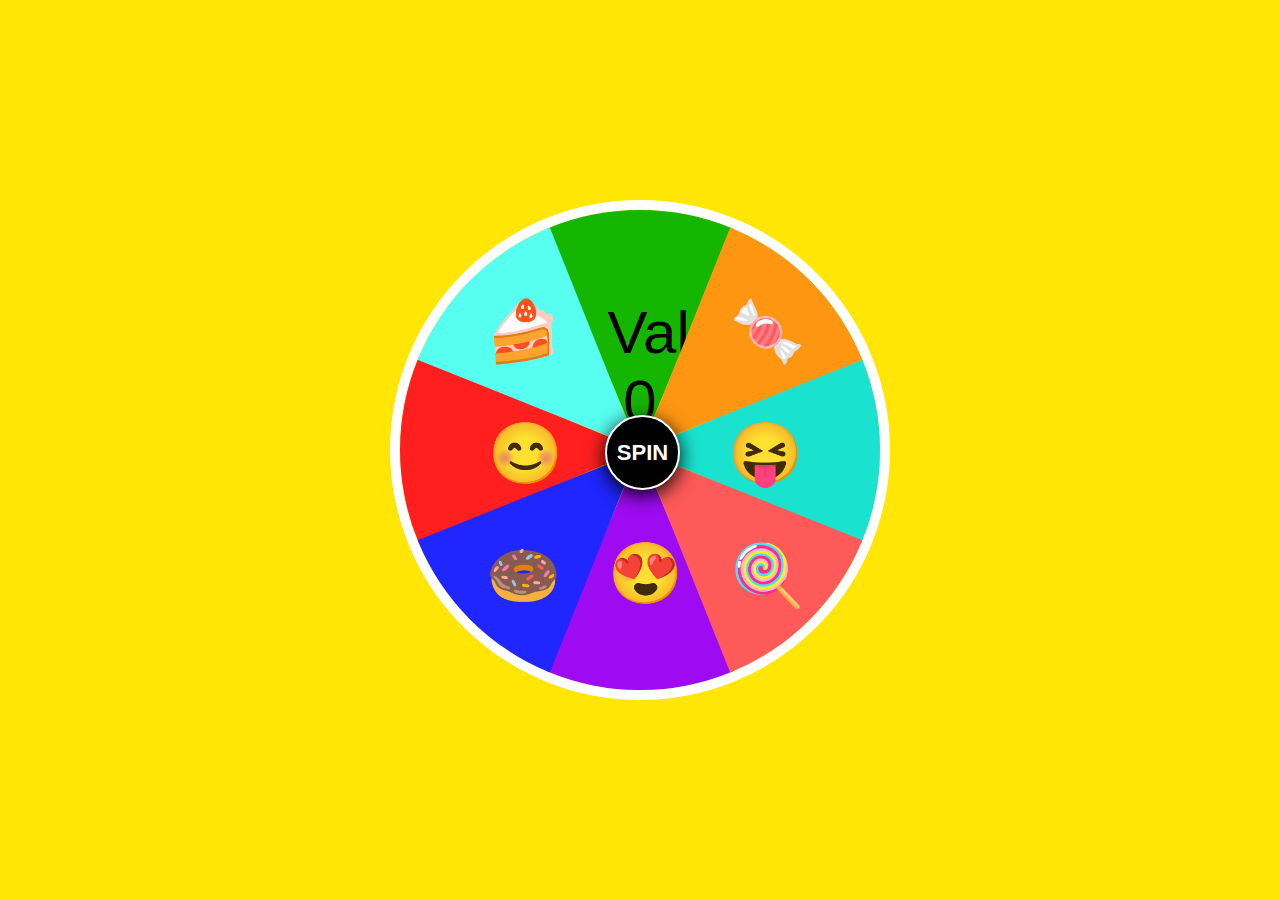
<file: fetch/index.html>
<!DOCTYPE html>
<html lang="en">
  <head>
    <meta charset="UTF-8" />
    <meta name="viewport" content="width=device-width, initial-scale=1.0" />
    <link rel="stylesheet" type="text/css" href="style.css" />
    <title>fetch</title>
  </head>

  <body>
    <div id="main" class="main">
      <div id="wheel" class="wheel">
        <div>
          <span class="span1">
            <p>😊</p>
          </span>
          <span class="span2">
            <p>😝</p>
          </span>
          <span class="span3">
            <p>😍</p>
          </span>
          <span class="span4">
            <p id="add0"></p>
          </span>

          <span class="span5">
            <p>🍩</p>
          </span>
          <span class="span6">
            <p>🍭</p>
          </span>
          <span class="span7">
            <p>🍰</p>
          </span>
          <span class="span8">
            <p>🍬</p>
          </span>
        </div>
      </div>

      <button class="spin" onclick="letsSpin()">
        SPIN
        <div class="arrow down-arrow"></div>
      </button>

      <div id="result"></div>
    </div>

    <script>
      let values;

      document.getElementById("add0").innerHTML = "<p>Value: 0";
      async function fetchData() {
        const response = await fetch("abia.php");

        if (!response.ok) {
          console.log(response.status);
        }

        const data = await response.json();

        console.log("Data from PHP:", data);

        values = data.value;
      }
      fetchData();

      function letsSpin() {
        //var x = 1024; //min value
        //var y = 9999; //max value

        //var deg = Math.floor(Math.random() * (x - y)) + y;

        document.getElementById("wheel").style.transform =
          "rotate(" + 4 * 360 * values + "deg)";

        setTimeout(function () {
          document.getElementById("add0").innerHTML = `<p>Value: ${values}</p>`;
        }, 3000);
      }
    </script>
  </body>
</html>
</file>
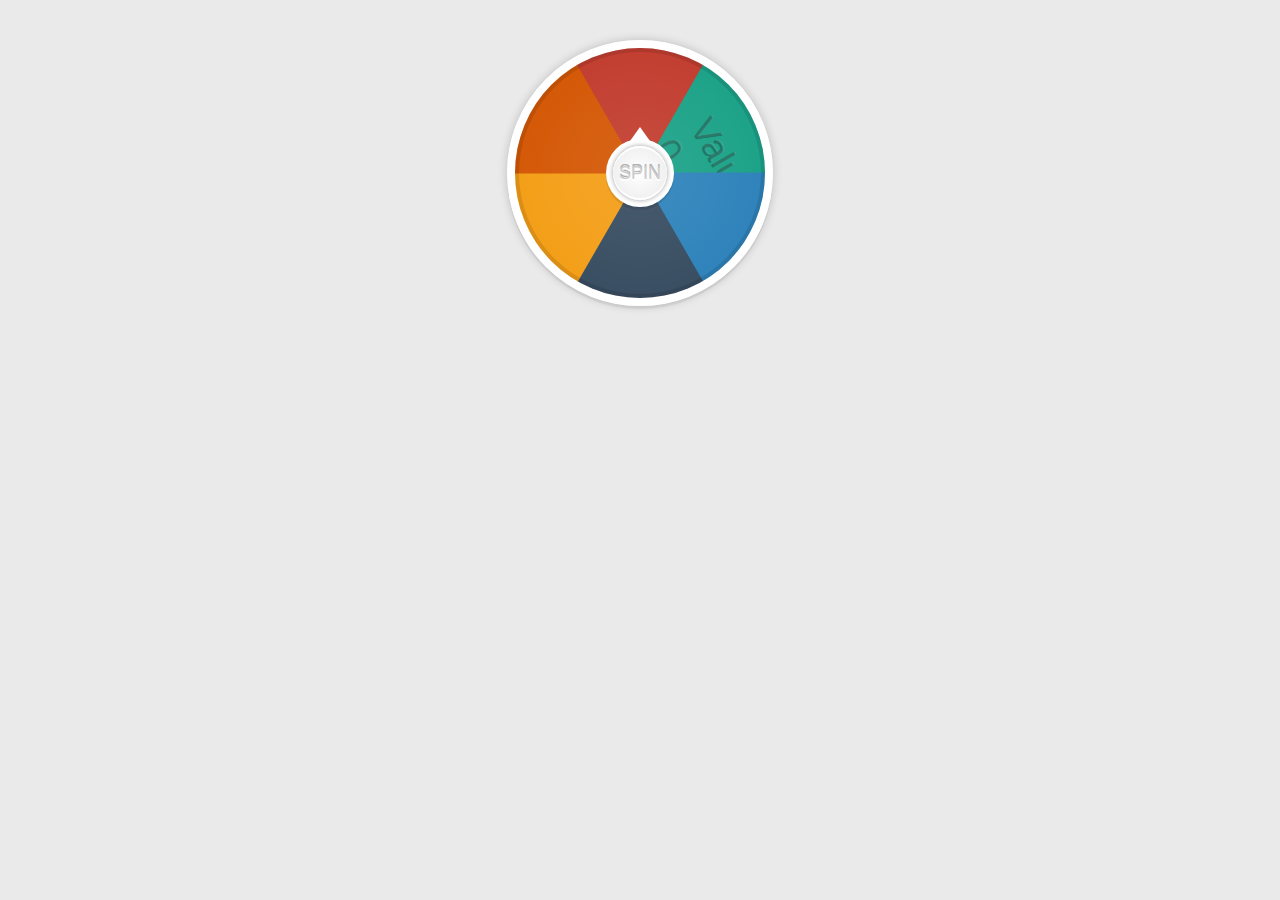
<file: fetch2/index.html>
<!DOCTYPE html>
<html lang="en">
  <head>
    <meta charset="UTF-8" />
    <meta name="viewport" content="width=device-width, initial-scale=1.0" />
    <link rel="stylesheet" type="text/css" href="style.css" />
    <title>fetch2</title>
  </head>

  <body>
    <div id="wrapper">
      <div id="wheel">
        <div id="inner-wheel">
          <div class="sec"><span class="fa fa-bell-o" id="add0"></span></div>
          <div class="sec"><span class="fa fa-comment-o"></span></div>
          <div class="sec"><span class="fa fa-smile-o"></span></div>
          <div class="sec"><span class="fa fa-heart-o"></span></div>
          <div class="sec"><span class="fa fa-star-o"></span></div>
          <div class="sec"><span class="fa fa-lightbulb-o"></span></div>
        </div>

        <div id="spin" onclick="letsSpin()">
          <div id="inner-spin"></div>
        </div>
        <div id="result"></div>
        <div id="shine"></div>
      </div>

      <div id="txt"></div>
    </div>
    <script>
      let values;

      document.getElementById("add0").innerHTML = "<p>Value: 0";
      async function fetchData() {
        const response = await fetch("abia.php");

        if (!response.ok) {
          console.log(response.status);
        }

        const data = await response.json();

        console.log("Data from PHP:", data);

        values = data.value;
      }
      fetchData();

      function letsSpin() {
        //var x = 1024; //min value
        //var y = 9999; //max value

        //var deg = Math.floor(Math.random() * (x - y)) + y;

        document.getElementById("inner-wheel").style.transform =
          "rotate(" + 4 * 360 * values + "deg)";

        setTimeout(function () {
          document.getElementById("add0").innerHTML = `<p>Value: ${values}</p>`;
        }, 3000);
      }
    </script>
  </body>
</html>
</file>
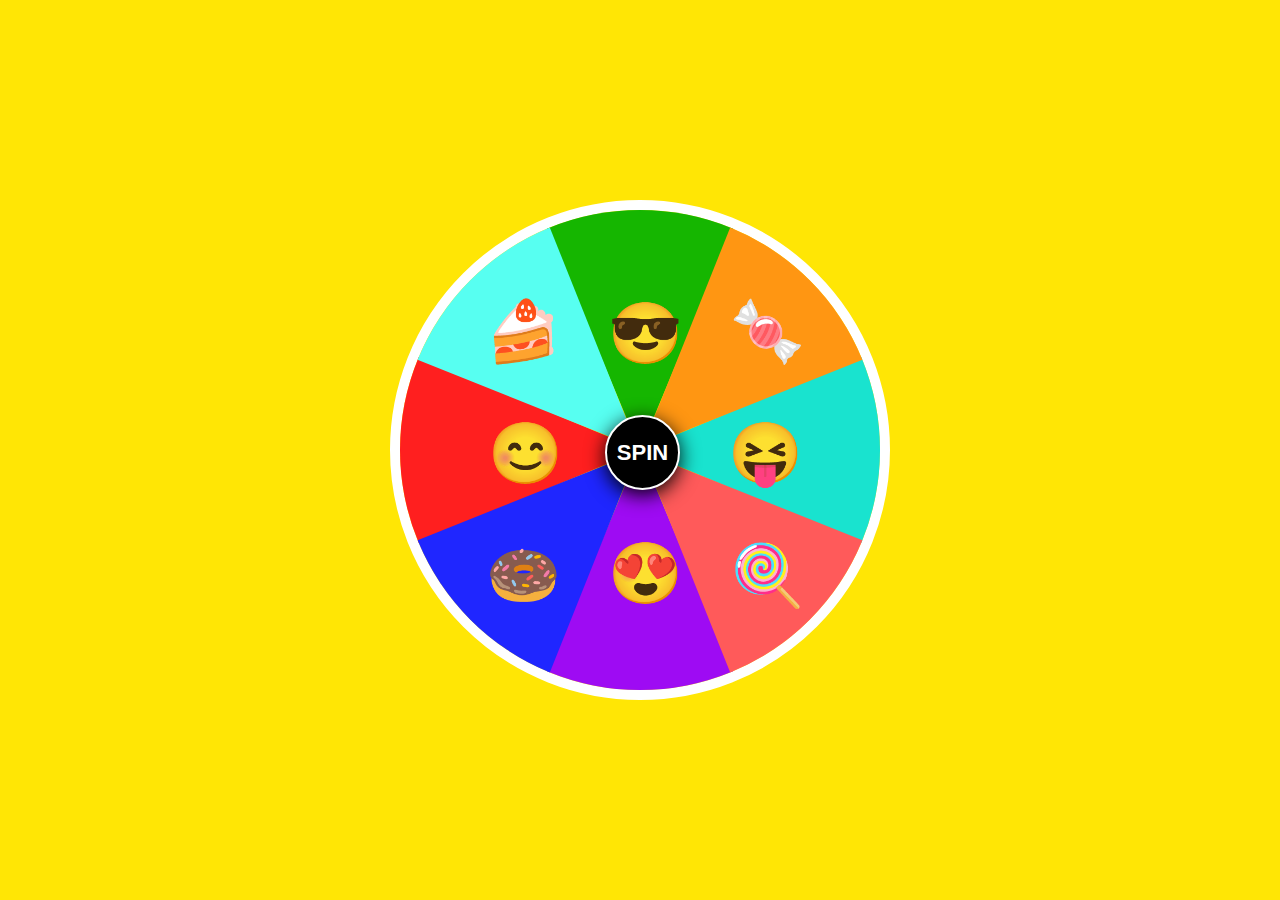
<file: spinner-wheel1/index.html>
<!DOCTYPE html>
<html lang="en">

<head>
    <meta charset="UTF-8" />
    <meta name="viewport" content="width=device-width, initial-scale=1.0" />
    <link rel="stylesheet" type="text/css" href="style.css" />
    <title>spinner1</title>
</head>

<body>
    <div id="main" class="main">
        <div id="wheel" class="wheel">
            <div>
                <span class="span1">
                    <p>😊</p>
                </span>
                <span class="span2">
                    <p>😝</p>
                </span>
                <span class="span3">
                    <p>😍</p>
                </span>
                <span class="span4">
                    <p>😎</p>
                </span>

                <span class="span5">
                    <p>🍩</p>
                </span>
                <span class="span6">
                    <p>🍭</p>
                </span>
                <span class="span7">
                    <p>🍰</p>
                </span>
                <span class="span8">
                    <p>🍬</p>
                </span>
            </div>
        </div>

        <button class="spin" onclick="letsSpin()">SPIN</button>
    </div>
    <script>
    function letsSpin() {
        var x = 1024; //min value
        var y = 9999; //max value

        var deg = Math.floor(Math.random() * (x - y)) + y;

        document.getElementById("wheel").style.transform =
            "rotate(" + deg + "deg)";
    }
    </script>
</body>

</html>
</file>
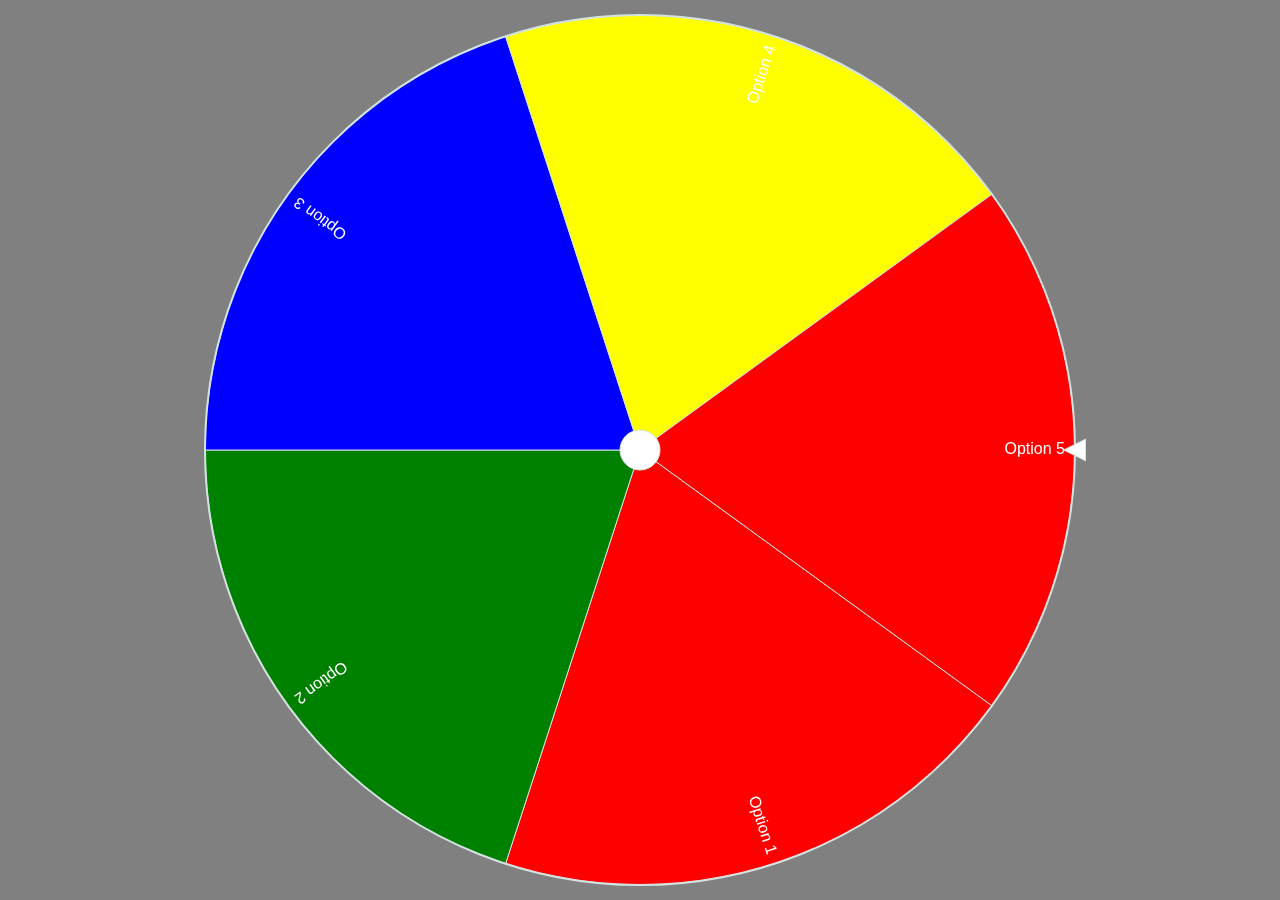
<file: spinner-wheel3/index.html>
<!DOCTYPE html>
<html lang="en">
  <head>
    <meta charset="UTF-8" />
    <meta name="viewport" content="width=device-width, initial-scale=1.0" />
    <link rel="stylesheet" type="text/css" href="style.css" />
    <title>spinner1</title>
  </head>
  <body>
    <div id="widgetContainer" class="widget-container">
      <canvas id="canvas"></canvas>
    </div>
    
    <script>
      function get(el) {
        if (typeof el === "string") return document.getElementById(el);
        return el;
      }

      var rand = function (max, min, _int) {
        var max = max === 0 || max ? max : 1,
          min = min || 0,
          gen = min + (max - min) * Math.random();

        return _int ? Math.round(gen) : gen;
      };

      function preProcessLanguageText(text) {
        text = text || "";

        var removeTags = ["s", "u", "i", "b"];
        var patt;

        for (var i = 0; i < removeTags.length; i++) {
          var patt = new RegExp("</?" + removeTags[i] + ">", "g");
          text = text.replace(patt, "");
        }

        var lineTexts = new Array();
        patt = new RegExp("<div>([^<]*)</div>", "g");
        var m;

        lineTexts = new Array();
        while ((m = patt.exec(text))) {
          lineTexts.push(m[1]);
        }

        if (lineTexts.length == 0) lineTexts.push(text);

        return lineTexts;
      }

      function getFont(family) {
        family = (family || "").replace(/[^A-Za-z]/g, "").toLowerCase();
        var sans =
          'Helvetica, Arial, "Microsoft YaHei New", "Microsoft Yahei", "微软雅黑", 宋体, SimSun, STXihei, "华文细黑", sans-serif';
        var serif =
          'Georgia, "Times New Roman", "FangSong", "仿宋", STFangSong, "华文仿宋", serif';
        var fonts = {
          helvetica: sans,
          verdana: "Verdana, Geneva," + sans,
          lucida: "Lucida Sans Unicode, Lucida Grande," + sans,
          tahoma: "Tahoma, Geneva," + sans,
          trebuchet: "Trebuchet MS," + sans,
          impact: "Impact, Charcoal, Arial Black," + sans,
          comicsans: "Comic Sans MS, Comic Sans, cursive," + sans,
          georgia: serif,
          palatino: "Palatino Linotype, Book Antiqua, Palatino," + serif,
          times: "Times New Roman, Times," + serif,
          courier: "Courier New, Courier, monospace, Times," + serif,
        };
        var font = fonts[family] || fonts.helvetica;
        return font;
      }

      function getImages(imageSetting, isOriginal) {
        var images = [];

        if (imageSetting && imageSetting.length > 0)
          for (var i = 0; i < imageSetting.length; i++) {
            var imgArr = imageSetting[i].images;
            if (isOriginal) images.push(imgArr[0].url); // get original image
            else images.push(imgArr[imgArr.length - 1].url); //get smallest image
          }

        return images;
      }

      /*============================================*/

      var SpinningWheel = (function () {
        // Helpers
        var blackHex = "#d2e2e1",
          whiteHex = "#fff",
          halfPI = Math.PI / 2,
          doublePI = Math.PI * 2;

        String.prototype.hashCode = function () {
          // See http://www.cse.yorku.ca/~oz/hash.html
          var hash = 5381,
            i;
          for (i = 0; i < this.length; i++) {
            char = this.charCodeAt(i);
            hash = (hash << 5) + hash + char;
            hash = hash & hash; // Convert to 32bit integer
          }
          return hash;
        };

        Number.prototype.mod = function (n) {
          return ((this % n) + n) % n;
        };

        // Wheel
        var wheel = {
          isRunning: false,
          isStop: false,

          width: 1000,
          height: 800,
          timerHandle: 0,
          timerDelay: 1000 / 60,

          angleCurrent: 0,
          angleDelta: 0,

          size: 800 / 2 - 15,

          canvasContext: null,

          colors: [
            "#003366",
            "#FF6600",
            "#CCCC00",
            "#006600",
            "#3333CC",
            "#CC0066",
            "#FF3300",
            "#009900",
          ],

          backgroundImage: "",

          segments: [],

          icons: [],

          seg_colors: [], // Cache of segments to colors

          maxSpeed: Math.PI / 18,
          baseSpeed: Math.PI / 45,

          upTime: 1000, // How long to spin up for (in ms)
          baseUpTime: 1000,
          downTime: 5000, // How long to slow down for (in ms)
          baseDownTime: 5000,

          spinStart: 0,

          centerX: 1000 / 2,
          centerY: 800 / 2,

          realRotated: 0,

          stopAt: 0,

          paddingEdge: 15,

          init: function (option) {
            this.option = option;

            if (
              option.width &&
              option.height &&
              option.width > 0 &&
              option.height > 0
            ) {
              this.width = option.width;
              this.height = option.height;
              this.size =
                this.width < this.height
                  ? this.width / 2 - 15
                  : this.height / 2 - 15;

              this.centerX = this.width / 2;
              this.centerY = this.height / 2;
            }

            if (!this.option || this.option.stopRandom) {
              this.stopAt = -1;
            } else {
              if (this.option.isText) {
                if (
                  this.option.stopAt < 0 ||
                  this.option.stopAt >= this.segments.length
                )
                  this.option.stopAt = 0;
              } else if (
                this.option.stopAt < 0 ||
                this.option.stopAt >= this.icons.length
              )
                this.option.stopAt = 0;

              this.stopAt = this.option.stopAt;
            }

            if (this.option && this.option.paddingEdge >= 0)
              this.paddingEdge = this.option.paddingEdge;

            this.initCanvas();
            this.draw();
          },

          initCanvas: function () {
            var canvas = get("canvas");
            canvas.width = this.width;
            canvas.height = this.height;
            canvas.addEventListener("click", this.spin.bind(this), false);
            this.canvasContext = canvas.getContext("2d");
          },

          spin: function () {
            // Start the wheel only if it's not already spinning
            if (this.timerHandle == 0) {
              if (this.stopAt < 0 || this.stopAt >= this.segments.length)
                this.maxSpeed =
                  ((this.option.maxSpeed ? this.option.maxSpeed : 5) *
                    Math.PI) /
                  (90 + Math.random());
              // Randomly vary how hard the spin is
              else
                this.maxSpeed =
                  (this.option.maxSpeed ? this.option.maxSpeed : 5) *
                  this.baseSpeed;

              if (this.stopAt >= 0) {
                this.spinEndAtDefinedSpot();
              } else {
                this.spinStart = new Date().getTime();
                this.timerHandle = setInterval(
                  this.onTimerTick.bind(this),
                  this.timerDelay
                );
              }
            }
          },

          spinEndAtDefinedSpot: function () {
            var totalTimeUp = Math.round(this.upTime / this.timerDelay);
            var acceleratorUp = this.maxSpeed / totalTimeUp;
            var totalAngleUp = (totalTimeUp * totalTimeUp * acceleratorUp) / 2;

            // Calculate real angle end
            var totalTimeDown = Math.round(this.downTime / this.timerDelay);
            var acceleratorDown = -this.maxSpeed / totalTimeDown;
            var totalAngleDown =
              this.maxSpeed * totalTimeDown +
              (acceleratorDown * totalTimeDown * totalTimeDown) / 2;

            var totalAngle = this.angleCurrent + totalAngleUp + totalAngleDown;

            // if(totalAngle < doublePI)
            //   return;

            var realAngleEnd =
              totalAngle - Math.floor(totalAngle / doublePI) * doublePI;

            var len =
              !this.option || this.option.isText
                ? this.segments.length
                : this.icons.length;

            var angleAtStop = ((len - 1 - this.stopAt + 0.5) * doublePI) / len;
            var delta = doublePI / len / 4;

            if (
              realAngleEnd < angleAtStop - delta ||
              realAngleEnd > angleAtStop + delta
            ) {
              realAngleEnd = angleAtStop;
            }

            // Recalculate acceleratorDown after having new angle end
            totalAngle =
              Math.floor(totalAngle / doublePI) * doublePI + realAngleEnd;
            while (totalAngle < totalAngleUp + this.angleCurrent) {
              totalAngle += doublePI;
            }

            totalAngleDown = totalAngle - totalAngleUp - this.angleCurrent;
            // acceleratorDown = 2 * (totalAngleDown - this.maxSpeed * totalTimeDown) / totalTimeDown / totalTimeDown;
            acceleratorDown =
              (-2 * totalAngleDown) / totalTimeDown / totalTimeDown;
            var maxSpeedDown = -acceleratorDown * totalTimeDown;

            this.aUp = acceleratorUp;
            this.tUp = totalTimeUp;
            this.aDown = acceleratorDown;
            this.tDown = totalTimeDown;
            this.maxSpeedDown = maxSpeedDown;
            this.countUp = 1;
            this.countDown = 1;
            // this.totalAngleDown = totalAngleDown;

            this.timerHandle = setTimeout(
              this.onTimerTickWithDefinedStop.bind(this),
              this.timerDelay
            );
          },

          onTimerTick: function () {
            if (this.isStop) {
              this.isRunning = false;
              clearTimeout(this.timerHandle);
              return;
            }

            this.isRunning = true;

            var duration = new Date().getTime() - this.spinStart,
              progress = 0,
              finished = false;

            this.draw();

            if (duration < this.upTime) {
              progress = duration / this.upTime;
              this.angleDelta = this.maxSpeed * Math.sin(progress * halfPI);
            } else {
              progress = duration / this.downTime;
              this.angleDelta =
                this.maxSpeed * Math.sin(progress * halfPI + halfPI);

              if (progress > 1) {
                finished = true;
              }
            }

            this.angleCurrent += this.angleDelta;

            // Keep the angle in a reasonable range
            while (this.angleCurrent >= doublePI) {
              this.angleCurrent -= doublePI;
            }

            if (finished) {
              clearInterval(this.timerHandle);
              this.timerHandle = 0;
              this.angleDelta = 0;
            }
          },

          onTimerTickWithDefinedStop: function () {
            if (this.isStop) {
              this.isRunning = false;
              clearTimeout(this.timerHandle);
              return;
            }

            this.isRunning = true;

            var finished = false;
            var s = 0;

            this.draw();

            if (this.countUp <= this.tUp) {
              s =
                ((this.countUp > 0 ? this.countUp + (this.countUp - 1) : 0) *
                  this.aUp) /
                2; //s2-s1
              this.countUp++;
            } else if (this.countDown <= this.tDown) {
              s =
                this.maxSpeedDown +
                ((this.countDown > 0
                  ? this.countDown + (this.countDown - 1)
                  : 0) *
                  this.aDown) /
                  2; //s2-s1
              this.countDown++;
              this.isDown = true;
            } else {
              finished = true;
            }

            if (finished) {
              // console.log('real rotated down vs calculated dow', this.realRotated, "-" ,this.totalAngleDown);

              clearTimeout(this.timerHandle);
              this.timerHandle = 0;
              this.realRotated = 0;
              this.isDown = false;
            } else {
              this.angleCurrent += s;

              if (this.isDown) {
                this.realRotated += s;
              }

              // Keep the angle in a reasonable range
              while (this.angleCurrent >= doublePI) {
                this.angleCurrent -= doublePI;
              }

              this.timerHandle = setTimeout(
                this.onTimerTickWithDefinedStop.bind(this),
                this.timerDelay
              );
            }
          },

          // Called when segments have changed
          update: function () {
            // Ensure we start mid way on a item
            //var r = Math.floor(Math.random() * wheel.segments.length);
            var r = 0,
              colors = this.colors,
              colorLen = colors.length,
              seg_color = [],
              len =
                this.option && !this.option.isText
                  ? this.icons.length
                  : this.segments.length,
              i;
            this.angleCurrent = ((r + 0.5) / len) * doublePI;

            for (i = 0; i < len; i++) {
              seg_color.push(colors[i % colors.length]);
            }

            this.seg_colors = seg_color;
            this.draw();
          },

          draw: function () {
            this.clear();
            this.drawWheel();
            this.drawNeedle();
          },

          clear: function () {
            this.canvasContext.clearRect(0, 0, this.width, this.height);
          },

          getIndexAt: function (angle) {
            return (
              this.segments.length -
              Math.floor((angle / doublePI) * this.segments.length) -
              1
            );
          },

          drawNeedle: function () {
            var ctx = this.canvasContext,
              centerX = this.centerX,
              centerY = this.centerY,
              size = this.size,
              centerSize = centerX + size,
              len = this.segments.length,
              i,
              winner;

            ctx.lineWidth = 2;
            ctx.strokeStyle = blackHex;
            ctx.fillStyle = whiteHex;

            ctx.beginPath();

            ctx.moveTo(centerSize - 10, centerY);
            ctx.lineTo(centerSize + 10, centerY - 10);
            ctx.lineTo(centerSize + 10, centerY + 10);
            ctx.closePath();

            ctx.stroke();
            ctx.fill();

            // Which segment is being pointed to?
            // i = len - Math.floor((this.angleCurrent / doublePI) * len) - 1;

            // Now draw the winning name
            // ctx.textAlign = "left";
            // ctx.textBaseline = "middle";
            // ctx.fillStyle = blackHex;
            // ctx.font = "32px Arial";
            // ctx.fillText(i, centerSize + 20, centerY);
          },

          drawSegment: function (key, lastAngle, angle) {
            var ctx = this.canvasContext,
              centerX = this.centerX,
              centerY = this.centerY,
              size = this.size,
              colors = this.seg_colors;

            if (!this.backgroundImage) {
              //ctx.save();
              ctx.beginPath();

              // Start in the centre
              ctx.moveTo(centerX, centerY);
              ctx.arc(centerX, centerY, size, lastAngle, angle, false); // Draw an arc around the edge
              ctx.lineTo(centerX, centerY); // Now draw a line back to the centre

              // Clip anything that follows to this area
              //ctx.clip(); // It would be best to clip, but we can double performance without it
              ctx.closePath();

              ctx.fillStyle = colors[key];
              ctx.fill();
              ctx.stroke();
            } else {
              ctx.beginPath();

              // Start in the centre
              ctx.moveTo(centerX, centerY);
              ctx.arc(centerX, centerY, size, lastAngle, angle, false); // Draw an arc around the edge
              ctx.lineTo(centerX, centerY); // Now draw a line back to the centre

              ctx.closePath();
              ctx.stroke();
            }

            // Now draw the text
            ctx.save(); // The save ensures this works on Android devices
            ctx.translate(centerX, centerY);
            ctx.rotate((lastAngle + angle) / 2);

            ctx.fillStyle =
              this.option && this.option.textColor
                ? this.option.textColor
                : whiteHex;

            if (this.option.isText) {
              var value = this.segments[key];
              ctx.fillText(value, size - this.paddingEdge, 0);
            } else {
              var image = this.icons[key];
              var width =
                this.option && this.option.imageSize
                  ? this.option.imageSize
                  : 30;
              var height = (image.height / image.width) * width;

              ctx.drawImage(
                image,
                size - this.paddingEdge - width,
                -height / 2,
                width,
                height
              );
            }

            ctx.restore();
          },

          drawWheel: function () {
            var ctx = this.canvasContext,
              angleCurrent = this.angleCurrent,
              lastAngle = angleCurrent,
              len =
                this.option && !this.option.isText
                  ? this.icons.length
                  : this.segments.length,
              centerX = this.centerX,
              centerY = this.centerY,
              size = this.size,
              angle,
              i;

            // Draw background image

            if (this.backgroundImage) {
              ctx.save();
              ctx.translate(centerX, centerY);
              ctx.rotate(angleCurrent);

              ctx.beginPath();
              ctx.arc(0, 0, size, 0, doublePI, false);
              ctx.closePath();
              ctx.clip();

              var width = this.backgroundImage.width;
              var height = this.backgroundImage.height;

              if (width > height) {
                width = (width * 2 * size) / height;
                height = 2 * size;
              } else {
                height = (height * 2 * size) / width;
                width = 2 * size;
              }

              ctx.drawImage(
                this.backgroundImage,
                -width / 2,
                -height / 2,
                width,
                height
              );
              ctx.restore();
            }

            ctx.lineWidth = 1;
            ctx.strokeStyle = blackHex;
            ctx.textBaseline = "middle";
            ctx.textAlign = "right";
            if (this.option && this.option.font && this.option.textSize)
              ctx.font = this.option.textSize + "px " + this.option.font;
            else ctx.font = "1em Arial";

            for (i = 1; i <= len; i++) {
              angle = doublePI * (i / len) + angleCurrent;
              this.drawSegment(i - 1, lastAngle, angle);
              lastAngle = angle;
            }

            // Draw a center circle

            ctx.beginPath();
            ctx.arc(centerX, centerY, 20, 0, doublePI, false);
            ctx.closePath();

            ctx.fillStyle = whiteHex;
            ctx.fill();
            ctx.stroke();

            // Draw outer circle
            ctx.beginPath();
            ctx.arc(centerX, centerY, size, 0, doublePI, false);
            ctx.closePath();

            ctx.lineWidth = 2;
            ctx.stroke();
          },
        };

        //--------------------------------------------------------------
        //--------------------------------------------------------------
        //--------------------------------------------------------------
        //--------------------------------------------------------------
        //--------------------------------------------------------------

        var container = get("widgetContainer");

        var containerWidth, containerHeight;

        var isRunning = false;
        var isStop = false;

        /*--- settings from banner flow ---*/
        var languageText, font, textColor, textSize;
        var images, imageSize;
        var contentType;
        var colors;
        var backgroundImage;
        var stopRandom;
        var stopAt;
        var maxSpeed;
        var paddingEdge;
        var duration;

        var CONTENT_TEXT = "Text";
        var CONTENT_IMAGE = "Image";

        /*--- other variables ---*/
        var arrLanguageText = [];

        function startWidget(currentSesssion) {
          if (currentSesssion != sessionId) return;

          // Get text
          if (languageText && languageText.length > 0) {
            arrLanguageText = preProcessLanguageText(languageText);
            wheel.segments = [];
            for (var i = 0; i < arrLanguageText.length; i++) {
              wheel.segments.push(arrLanguageText[i]);
            }
          }

          // Get images
          if (images && images.length > 0) {
            wheel.icons = [];
            for (var i = 0; i < images.length; i++) {
              wheel.icons.push(images[i]);
            }
          }

          if (contentType.toLowerCase() == CONTENT_TEXT.toLowerCase()) {
            if (!arrLanguageText || arrLanguageText.length == 0) return;

            if (
              stopRandom == false &&
              (stopAt <= 0 || stopAt > arrLanguageText.length)
            )
              stopAt = 1;
          } else {
            if (!images || images.length == 0) return;

            if (stopRandom == false && (stopAt <= 0 || stopAt > images.length))
              stopAt = 1;
          }

          if (colors && colors.length > 0) {
            wheel.colors = [];
            for (var i = 0; i < colors.length; i++) {
              wheel.colors.push(colors[i]);
            }
          }

          wheel.backgroundImage = backgroundImage;

          wheel.upTime =
            (wheel.baseUpTime / (wheel.baseUpTime + wheel.baseDownTime)) *
            duration;
          wheel.downTime =
            (wheel.baseDownTime / (wheel.baseUpTime + wheel.baseDownTime)) *
            duration;

          wheel.init({
            width: containerWidth,
            height: containerHeight,
            maxSpeed: maxSpeed,
            stopRandom: stopRandom,
            stopAt: stopAt - 1,
            isText:
              contentType.toLowerCase() == CONTENT_TEXT.toLowerCase()
                ? true
                : false,

            font: font,
            textColor: textColor,
            textSize: textSize,
            imageSize: imageSize,
            paddingEdge: paddingEdge,
          });

          wheel.update();
        }

        /*==============================================*/
        /*===== Start point of animation  =====*/
        /*==============================================*/

        function reloadGlobalVariables() {
          containerWidth = parseInt(
            window.getComputedStyle(container).getPropertyValue("width")
          );
          containerHeight = parseInt(
            window.getComputedStyle(container).getPropertyValue("height")
          );
        }

        function stopCurrentAnimation(callback) {
          wheel.isStop = true;

          if (wheel.isRunning) {
            var timeout = setTimeout(function () {
              clearTimeout(timeout);
              stopCurrentAnimation(callback);
            }, 200);
          } else {
            wheel.isStop = false;
            if (callback) callback();
          }
        }

        function startAnimation(currentSesssion) {
          stopCurrentAnimation(function () {
            if (
              (contentType.toLowerCase() == CONTENT_IMAGE.toLowerCase() &&
                images &&
                images.length > 0) ||
              (backgroundImage && backgroundImage.length > 0)
            ) {
              var loadedImages = [];
              var bgImage = "";
              var count = 0;

              var totalImage = images.length;

              if (backgroundImage && backgroundImage.length > 0) totalImage++;

              var cbLoadedImage = function () {
                count++;

                if (count == totalImage) {
                  if (currentSesssion == sessionId) {
                    backgroundImage = bgImage;
                    images = loadedImages;

                    startWidget(currentSesssion);
                  }
                }
              };

              for (var i = 0; i < images.length; i++) {
                var image = new Image();
                image.onload = cbLoadedImage;
                image.src = images[i];

                loadedImages.push(image);
              }

              if (backgroundImage && backgroundImage.length > 0) {
                bgImage = new Image();
                bgImage.onload = cbLoadedImage;
                bgImage.src = backgroundImage;
              }
            } else startWidget(currentSesssion);
          });
        }

        /*==============================================*/
        /*==============================================*/

        function loadSettings() {
          colors = [];

          font = "";
          textColor = "#ffffff";
          textSize = 16;
          images = [
            "./1.png",
            "./2.png",
            "./3.png",
            "./4.png",
            "./5.png",
            "./6.png",
          ];
          imageSize = 30;
          contentType = CONTENT_TEXT;
          colors = ["red", "green", "blue", "yellow"];
          backgroundImage = "";
          maxSpeed = 5;
          stopRandom = false;
          stopAt = 0;
          paddingEdge = 10;
          duration = 5;

          font = getFont(font);
          if (maxSpeed <= 0) maxSpeed = 1;

          if (imageSize <= 0) imageSize = 10;

          if (stopAt <= 0) stopAt = 1;

          if (duration <= 0) duration = 5;

          duration *= 1000;
        }

        function getLanguageText() {
          languageText =
            "<div>Option 1</div><div>Option 2</div><div>Option 3</div><div>Option 4</div><div>Option 5</div>";
        }

        /*====================================================*/

        var timeoutStart;
        var sessionId = 0;

        function init() {
          if (timeoutStart) {
            clearTimeout(timeoutStart);

            timeoutStart = setTimeout(function () {
              loadSettings();
              reloadGlobalVariables();
              startAnimation(++sessionId);
            }, 500);
          } else {
            timeoutStart = setTimeout(function () {
              loadSettings();
              reloadGlobalVariables();
              startAnimation(++sessionId);
            }, 0);
          }
        }

        function onStart() {
          getLanguageText();
          init();
        }

        return {
          start: onStart,
        };
      })();

      SpinningWheel.start();
    </script>
  </body>
</html>
</file>
<file: fetch/style.css>
* {
  margin: 0;
  padding: 0;
  box-sizing: border-box;
  outline: none;
}
body {
  font-family: sans-serif;
  display: flex;
  justify-content: center;
  align-items: center;
  height: 100vh;
  overflow: hidden;
  background: #ffe605;
  background-size: cover;
}
.main {
  position: relative;
  width: 500px;
  height: 500px;
}
.wheel {
  width: 100%;
  height: 100%;
  position: relative;
  border-radius: 50%;
  border: 10px solid #fff;
  overflow: hidden;
  transition: all ease 4s;
}
span {
  width: 50%;
  height: 50%;
  display: inline-block;
  position: absolute;
}
.span1 {
  clip-path: polygon(0 92%, 100% 50%, 0 8%);
  background-color: #ff1f1f;
  top: 120px;
  left: 0;
}
.span2 {
  clip-path: polygon(100% 92%, 0 50%, 100% 8%);
  background-color: #19e3cf;
  top: 120px;
  right: 0;
}
.span3 {
  clip-path: polygon(50% 0%, 8% 100%, 92% 100%);
  background-color: #9e0bf3;
  bottom: 0;
  left: 120px;
}
.span4 {
  clip-path: polygon(50% 100%, 92% 0, 8% 0);
  background-color: #15b600;
  top: 0;
  left: 120px;
}
.span5 {
  clip-path: polygon(0 40%, 100% 0%, 60% 100%);
  background-color: #1f26ff;
  bottom: -2px;
  right: 242px;
}
.span6 {
  clip-path: polygon(40% 100%, 0 0%, 100% 40%);
  background-color: #ff5a5a;
  bottom: -2px;
  left: 242px;
}
.span7 {
  clip-path: polygon(60% 0, 100% 100%, 0 60%);
  background-color: #57fff1;
  top: -2px;
  right: 242px;
}
.span8 {
  clip-path: polygon(0 100%, 100% 60%, 40% 0);
  background-color: #ff9612;
  top: -2px;
  left: 242px;
}
span p {
  width: 65px;
  height: 65px;
  font-size: 60px;
  text-align: center;
  position: absolute;
  top: 50%;
  left: 50%;
  transform: translate(-50%, -50%);
}
.spin {
  position: absolute;
  top: 43%;
  left: 43%;
  width: 75px;
  height: 75px;
  border-radius: 50%;
  border: 2px solid #fff;
  background-color: black;
  color: #fff;
  box-shadow: 0 5px 20px #000;
  font-weight: bold;
  font-size: 22px;
  cursor: pointer;
  animation: pulse 2s infinite;
}
@keyframes pulse {
  0% {
    transform: scale3d(1, 1, 1);
  }
  50% {
    transform: scale3d(1.09, 1.09, 1.09);
  }
  100% {
    transform: scale3d(1, 1, 1);
  }
}
.spin:active {
  width: 70px;
  height: 70px;
  font-size: 20px;
  background: #ffe605;
}

.arrow {
  z-index: -10000 !important;
  width: 0;
  height: 0;
  border-left: 10px solid transparent; /* Left side */
  border-right: 10px solid transparent; /* Right side */
  border-bottom: 20px solid black; /* Bottom side */
  position: absolute;
  top: -30%;
  right: 35%;
}
</file>
<file: fetch2/style.css>
*{	margin:0;	padding:0; }

body{
	background:#eaeaea;
	color:#fff;
	font-size:18px;
	font-family: 'Exo 2', sans-serif;
}

a{
	color:#34495e;	
}




/*WRAPPER*/
#wrapper{ 
	margin: 40px auto 0;	
	width:266px; 
	position:relative;
}

#txt{
	color:#eaeaea;	
}


/*WHEEL*/
#wheel{
	width:250px;
	height:250px;
	border-radius:50%;	
	position:relative;
	overflow:hidden;
	border:8px solid #fff;
	box-shadow:rgba(0,0,0,0.2) 0px 0px 10px, rgba(0,0,0,0.05) 0px 3px 0px;
	transform: rotate(0deg);
}

#wheel:before{
	content:'';
	position:absolute;
	border:4px solid rgba(0,0,0,0.1);
	width:242px;
	height:242px;
	border-radius:50%;
	z-index:1000;	
}

#inner-wheel{
	width:100%;
	height:100%;
	
	-webkit-transition: all 6s cubic-bezier(0,.99,.44,.99);
	-moz-transition:    all 6 cubic-bezier(0,.99,.44,.99);
	-o-transition:      all 6s cubic-bezier(0,.99,.44,.99);
	-ms-transition:     all 6s cubic-bezier(0,.99,.44,.99);
	transition:         all 6s cubic-bezier(0,.99,.44,.99);	
}

#wheel div.sec{
	position: absolute;
	width: 0;
	height: 0;
	border-style: solid;
	border-width: 130px 75px 0;
	border-color: #19c transparent;
	transform-origin: 75px 129px;
	left:50px;
	top:-4px;	
	opacity:1;
}

#wheel div.sec:nth-child(1){
	transform: rotate(60deg);
	-webkit-transform: rotate(60deg);
	-moz-transform: rotate(60deg);
	-o-transform: rotate(60deg);
	-ms-transform: rotate(60deg);
	border-color: #16a085 transparent;	
}
#wheel div.sec:nth-child(2){
	transform: rotate(120deg);
	-webkit-transform: rotate(120deg);
	-moz-transform: rotate(120deg);
	-o-transform: rotate(120deg);
	-ms-transform: rotate(120deg);
	border-color: #2980b9 transparent;	
}
#wheel div.sec:nth-child(3){
	transform: rotate(180deg);
	-webkit-transform: rotate(180deg);
	-moz-transform: rotate(180deg);
	-o-transform: rotate(180deg);
	-ms-transform: rotate(180deg);
	border-color: #34495e transparent;	
}
#wheel div.sec:nth-child(4){
	transform: rotate(240deg);
	-webkit-transform: rotate(240deg);
	-moz-transform: rotate(240deg);
	-o-transform: rotate(240deg);
	-ms-transform: rotate(240deg);
	border-color: #f39c12 transparent;	
}
#wheel div.sec:nth-child(5){
	transform: rotate(300deg);
	-webkit-transform: rotate(300deg);
	-moz-transform: rotate(300deg);
	-o-transform: rotate(300deg);
	-ms-transform: rotate(300deg);
	border-color: #d35400 transparent;	
}
#wheel div.sec:nth-child(6){
	transform: rotate(360deg);
	-webkit-transform: rotate(360deg);
	-moz-transform: rotate(360deg);
	-o-transform: rotate(360deg);
	-ms-transform: rotate(360deg);
	border-color: #c0392b transparent;	
}


#wheel div.sec .fa{
	margin-top: -100px;
	color: rgba(0,0,0,0.2);
	position: relative;
	z-index: 10000000;
	display: block;
	text-align: center;
	font-size:36px;
	margin-left:-15px;
	
	text-shadow: rgba(255, 255, 255, 0.1) 0px -1px 0px, rgba(0, 0, 0, 0.2) 0px 1px 0px;
}




#spin{
	width:68px;
	height:68px;
	position:absolute;
	top:50%;
	left:50%;
	margin:-34px 0 0 -34px;
	border-radius:50%;
	box-shadow:rgba(0,0,0,0.1) 0px 3px 0px;
	z-index:1000;
	background:#fff;
	cursor:pointer;
	font-family: 'Exo 2', sans-serif;
  
  -webkit-user-select: none; 
  -moz-user-select: none;    
  -ms-user-select: none;     
  -o-user-select: none;
  user-select: none;   
}


#spin:after{
	content:"SPIN";	
	text-align:center;
	line-height:68px;
	color:#CCC;
	text-shadow: 0 2px 0 #fff, 0 -2px 0 rgba(0,0,0,0.3) ;
	position: relative;
	z-index: 100000;
	width:68px;
	height:68px;
	display:block;
}

#spin:before{
	content:"";
	position:absolute;
	width: 0;
	height: 0;
	border-style: solid;
	border-width: 0 20px 28px 20px;
	border-color: transparent transparent #ffffff transparent;
	top:-12px;
	left:14px;
}

#inner-spin{
	width:54px;
	height:54px;
	position:absolute;
	top:50%;
	left:50%;
	margin:-27px 0 0 -27px;
	border-radius:50%;
	background:red;
	z-index:999;
	box-shadow:rgba(255,255,255,1) 0px -2px 0px inset, rgba(255,255,255,1) 0px 2px 0px inset,  rgba(0,0,0,0.4) 0px 0px 5px ;
	
	background: rgb(255,255,255); /* Old browsers */
	background: -moz-radial-gradient(center, ellipse cover,  rgba(255,255,255,1) 0%, rgba(234,234,234,1) 100%); /* FF3.6+ */
	background: -webkit-gradient(radial, center center, 0px, center center, 100%, color-stop(0%,rgba(255,255,255,1)), color-stop(100%,rgba(234,234,234,1))); /* Chrome,Safari4+ */
	background: -webkit-radial-gradient(center, ellipse cover,  rgba(255,255,255,1) 0%,rgba(234,234,234,1) 100%); /* Chrome10+,Safari5.1+ */
	background: -o-radial-gradient(center, ellipse cover,  rgba(255,255,255,1) 0%,rgba(234,234,234,1) 100%); /* Opera 12+ */
	background: -ms-radial-gradient(center, ellipse cover,  rgba(255,255,255,1) 0%,rgba(234,234,234,1) 100%); /* IE10+ */
	background: radial-gradient(ellipse at center,  rgba(255,255,255,1) 0%,rgba(234,234,234,1) 100%); /* W3C */
	filter: progid:DXImageTransform.Microsoft.gradient( startColorstr='#ffffff', endColorstr='#eaeaea',GradientType=1 ); /* IE6-9 fallback on horizontal gradient */	
}

#spin:active #inner-spin{
	box-shadow:rgba(0,0,0,0.4) 0px 0px 5px inset;
}

#spin:active:after{
	font-size:15px;	
}



#shine{
	width:250px;
	height:250px;
	position:absolute;
	top:0;
	left:0;
	background: -moz-radial-gradient(center, ellipse cover,  rgba(255,255,255,1) 0%, rgba(255,255,255,0.99) 1%, rgba(255,255,255,0.91) 9%, rgba(255,255,255,0) 100%); /* FF3.6+ */
background: -webkit-gradient(radial, center center, 0px, center center, 100%, color-stop(0%,rgba(255,255,255,1)), color-stop(1%,rgba(255,255,255,0.99)), color-stop(9%,rgba(255,255,255,0.91)), color-stop(100%,rgba(255,255,255,0))); /* Chrome,Safari4+ */
background: -webkit-radial-gradient(center, ellipse cover,  rgba(255,255,255,1) 0%,rgba(255,255,255,0.99) 1%,rgba(255,255,255,0.91) 9%,rgba(255,255,255,0) 100%); /* Chrome10+,Safari5.1+ */
background: -o-radial-gradient(center, ellipse cover,  rgba(255,255,255,1) 0%,rgba(255,255,255,0.99) 1%,rgba(255,255,255,0.91) 9%,rgba(255,255,255,0) 100%); /* Opera 12+ */
background: -ms-radial-gradient(center, ellipse cover,  rgba(255,255,255,1) 0%,rgba(255,255,255,0.99) 1%,rgba(255,255,255,0.91) 9%,rgba(255,255,255,0) 100%); /* IE10+ */
background: radial-gradient(ellipse at center,  rgba(255,255,255,1) 0%,rgba(255,255,255,0.99) 1%,rgba(255,255,255,0.91) 9%,rgba(255,255,255,0) 100%); /* W3C */
filter: progid:DXImageTransform.Microsoft.gradient( startColorstr='#ffffff', endColorstr='#00ffffff',GradientType=1 ); /* IE6-9 fallback on horizontal gradient */


opacity:0.1;
	
}



/*ANIMATION*/
@-webkit-keyframes hh {
  0%, 100%{
    transform: rotate(0deg);
    -webkit-transform: rotate(0deg);
  }

  50%{
    transform: rotate(7deg);
    -webkit-transform: rotate(7deg);
  }
}

@keyframes hh {
   0%, 100%{
    transform: rotate(0deg);
    -webkit-transform: rotate(0deg);
  }

  50%{
    transform: rotate(7deg);
    -webkit-transform: rotate(7deg);
  }
}

.spin {
  -webkit-animation: hh 0.1s; /* Chrome, Safari, Opera */
    animation: hh 0.1s;
}
</file>
<file: spinner-wheel1/style.css>
* {
  margin: 0;
  padding: 0;
  box-sizing: border-box;
  outline: none;
}
body {
  font-family: sans-serif;
  display: flex;
  justify-content: center;
  align-items: center;
  height: 100vh;
  overflow: hidden;
  background: #ffe605;
  background-size: cover;
}
.main {
  position: relative;
  width: 500px;
  height: 500px;
}
.wheel {
  width: 100%;
  height: 100%;
  position: relative;
  border-radius: 50%;
  border: 10px solid #fff;
  overflow: hidden;
  transition: all ease 4s;
}
span {
  width: 50%;
  height: 50%;
  display: inline-block;
  position: absolute;
}
.span1 {
  clip-path: polygon(0 92%, 100% 50%, 0 8%);
  background-color: #ff1f1f;
  top: 120px;
  left: 0;
}
.span2 {
  clip-path: polygon(100% 92%, 0 50%, 100% 8%);
  background-color: #19e3cf;
  top: 120px;
  right: 0;
}
.span3 {
  clip-path: polygon(50% 0%, 8% 100%, 92% 100%);
  background-color: #9e0bf3;
  bottom: 0;
  left: 120px;
}
.span4 {
  clip-path: polygon(50% 100%, 92% 0, 8% 0);
  background-color: #15b600;
  top: 0;
  left: 120px;
}
.span5 {
  clip-path: polygon(0 40%, 100% 0%, 60% 100%);
  background-color: #1f26ff;
  bottom: -2px;
  right: 242px;
}
.span6 {
  clip-path: polygon(40% 100%, 0 0%, 100% 40%);
  background-color: #ff5a5a;
  bottom: -2px;
  left: 242px;
}
.span7 {
  clip-path: polygon(60% 0, 100% 100%, 0 60%);
  background-color: #57fff1;
  top: -2px;
  right: 242px;
}
.span8 {
  clip-path: polygon(0 100%, 100% 60%, 40% 0);
  background-color: #ff9612;
  top: -2px;
  left: 242px;
}
span p {
  width: 65px;
  height: 65px;
  font-size: 60px;
  text-align: center;
  position: absolute;
  top: 50%;
  left: 50%;
  transform: translate(-50%, -50%);
}
.spin {
  position: absolute;
  top: 43%;
  left: 43%;
  width: 75px;
  height: 75px;
  border-radius: 50%;
  border: 2px solid #fff;
  background-color: black;
  color: #fff;
  box-shadow: 0 5px 20px #000;
  font-weight: bold;
  font-size: 22px;
  cursor: pointer;
  animation: pulse 2s infinite;
}
@keyframes pulse {
  0% {
    transform: scale3d(1, 1, 1);
  }
  50% {
    transform: scale3d(1.09, 1.09, 1.09);
  }
  100% {
    transform: scale3d(1, 1, 1);
  }
}
.spin:active {
  width: 70px;
  height: 70px;
  font-size: 20px;
  background: #ffe605;
}
</file>
<file: spinner-wheel3/style.css>
*,
*:before,
*:after {
  -webkit-box-sizing: border-box;
  -moz-box-sizing: border-box;
  box-sizing: border-box;

  padding: 0;
  margin: 0;
}
.widget-container {
  width: 100%;
  height: 100%;
  position: absolute;
  top: 0px;
  left: 0px;
  overflow: hidden;
  background: gray;
}

canvas {
  position: absolute;
  top: 0px;
  left: 0px;
  width: 100%;
  height: 100%;
}
</file>
